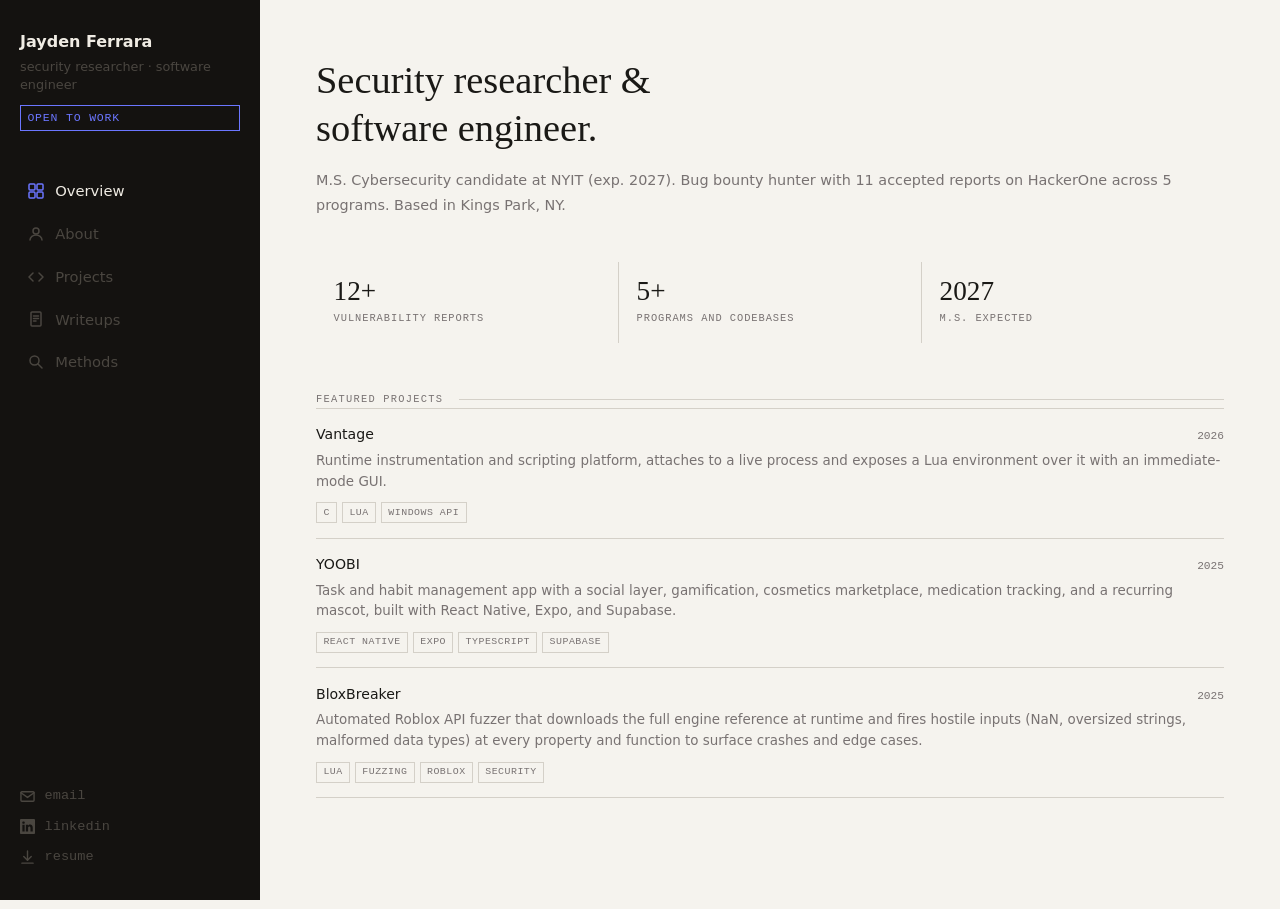
<file: index.html>
<!DOCTYPE html>
<html lang="en">
<head>
  <meta charset="UTF-8" />
  <meta name="viewport" content="width=device-width, initial-scale=1.0" />
  <title>Jayden's page</title>
  <meta name="description" content="Security researcher and software engineer. M.S. Cybersecurity candidate at NYIT, bug bounty hunter with 11 accepted reports, and builder of security tools and applications." />
  <link rel="icon" href="favicon.ico" />
  <link rel="stylesheet" href="style.css" />
</head>
<body>

  <aside class="sidebar">
    <div class="sidebar-top">
      <div class="sidebar-identity">
        <p class="sidebar-name">Jayden Ferrara</p>
        <p class="sidebar-role">security researcher · software engineer</p>
        <span class="badge-open">open to work</span>
      </div>

      <nav class="sidebar-nav">
        <a href="#" class="nav-item active" data-view="overview">
          <svg class="nav-icon" viewBox="0 0 16 16" fill="none" stroke="currentColor" stroke-width="1.5" stroke-linecap="round" stroke-linejoin="round">
            <rect x="1" y="1" width="6" height="6" rx="1"/><rect x="9" y="1" width="6" height="6" rx="1"/>
            <rect x="1" y="9" width="6" height="6" rx="1"/><rect x="9" y="9" width="6" height="6" rx="1"/>
          </svg>
          Overview
        </a>
        <a href="#" class="nav-item" data-view="about">
          <svg class="nav-icon" viewBox="0 0 16 16" fill="none" stroke="currentColor" stroke-width="1.5" stroke-linecap="round" stroke-linejoin="round">
            <circle cx="8" cy="5" r="3"/><path d="M2,14 C2,11 5,9 8,9 C11,9 14,11 14,14"/>
          </svg>
          About
        </a>
        <a href="#" class="nav-item" data-view="projects">
          <svg class="nav-icon" viewBox="0 0 16 16" fill="none" stroke="currentColor" stroke-width="1.5" stroke-linecap="round" stroke-linejoin="round">
            <polyline points="5,4 1,8 5,12"/><polyline points="11,4 15,8 11,12"/>
          </svg>
          Projects
        </a>
        <a href="#" class="nav-item" data-view="writeups">
          <svg class="nav-icon" viewBox="0 0 16 16" fill="none" stroke="currentColor" stroke-width="1.5" stroke-linecap="round" stroke-linejoin="round">
            <path d="M12,1 L4,1 C3.45,1 3,1.45 3,2 L3,14 C3,14.55 3.45,15 4,15 L12,15 C12.55,15 13,14.55 13,14 L13,2 C13,1.45 12.55,1 12,1 Z"/>
            <line x1="5.5" y1="5" x2="10.5" y2="5"/><line x1="5.5" y1="7.5" x2="10.5" y2="7.5"/><line x1="5.5" y1="10" x2="8" y2="10"/>
          </svg>
          Writeups
        </a>
        <a href="#" class="nav-item" data-view="methods">
          <svg class="nav-icon" viewBox="0 0 16 16" fill="none" stroke="currentColor" stroke-width="1.5" stroke-linecap="round" stroke-linejoin="round">
            <circle cx="6.5" cy="6.5" r="4.5"/><line x1="10" y1="10" x2="14" y2="14"/>
          </svg>
          Methods
        </a>
      </nav>
    </div>

    <div class="sidebar-contact">
      <a href="mailto:ferrarajayden@outlook.com" class="contact-link">
        <svg viewBox="0 0 16 16" fill="none" stroke="currentColor" stroke-width="1.5" stroke-linecap="round" stroke-linejoin="round">
          <rect x="1" y="3" width="14" height="10" rx="1"/><polyline points="1,4 8,9 15,4"/>
        </svg>
        email
      </a>
      <a href="https://linkedin.com/in/jayden-ferrara" target="_blank" rel="noopener" class="contact-link">
        <svg viewBox="0 0 16 16" fill="currentColor">
          <path d="M0 1.146C0 .513.526 0 1.175 0h13.65C15.474 0 16 .513 16 1.146v13.708c0 .633-.526 1.146-1.175 1.146H1.175C.526 16 0 15.487 0 14.854V1.146zm4.943 12.248V6.169H2.542v7.225h2.401zm-1.2-8.212c.837 0 1.358-.554 1.358-1.248-.015-.709-.52-1.248-1.342-1.248-.822 0-1.359.54-1.359 1.248 0 .694.521 1.248 1.327 1.248h.016zm4.908 8.212V9.359c0-.216.016-.432.08-.586.173-.431.568-.878 1.232-.878.869 0 1.216.662 1.216 1.634v3.865h2.401V9.25c0-2.22-1.184-3.252-2.764-3.252-1.274 0-1.845.7-2.165 1.193v.025h-.016a5.54 5.54 0 0 1 .016-.025V6.169h-2.4c.03.678 0 7.225 0 7.225h2.4z"/>
        </svg>
        linkedin
      </a>
      <a href="/assets/main/resume.pdf" download class="contact-link">
        <svg viewBox="0 0 16 16" fill="none" stroke="currentColor" stroke-width="1.5" stroke-linecap="round" stroke-linejoin="round">
          <line x1="8" y1="1" x2="8" y2="11"/><polyline points="4,7 8,11 12,7"/><line x1="2" y1="14" x2="14" y2="14"/>
        </svg>
        resume
      </a>
    </div>
  </aside>

  <header class="mobile-header">
    <p class="mobile-name">Jayden Ferrara</p>
    <nav class="mobile-nav">
      <a href="#" class="mobile-nav-item active" data-view="overview">Overview</a>
      <a href="#" class="mobile-nav-item" data-view="about">About</a>
      <a href="#" class="mobile-nav-item" data-view="projects">Projects</a>
      <a href="#" class="mobile-nav-item" data-view="writeups">Writeups</a>
      <a href="#" class="mobile-nav-item" data-view="methods">Methods</a>
    </nav>
  </header>

  <main class="content">

    <div id="view-overview" class="view active">
      <h1 class="page-headline">Security researcher &amp;<br>software engineer.</h1>
      <p class="page-bio">M.S. Cybersecurity candidate at NYIT (exp. 2027). Bug bounty hunter with 11 accepted reports on HackerOne across 5 programs. Based in Kings Park, NY.</p>

      <div class="stat-row">
        <div class="stat-card">
          <span class="stat-value">12+</span>
          <span class="stat-label">Vulnerability reports</span>
        </div>
        <div class="stat-card">
          <span class="stat-value">5+</span>
          <span class="stat-label">programs and codebases</span>
        </div>
        <div class="stat-card">
          <span class="stat-value">2027</span>
          <span class="stat-label">M.S. expected</span>
        </div>
      </div>

      <div class="section-label">FEATURED PROJECTS</div>
      <div class="card-list">
        <div class="project-card">
          <div class="project-header">
            <a href="projects/vantage.html" class="project-name">Vantage</a>
            <span class="project-year">2026</span>
          </div>
          <p class="project-desc">Runtime instrumentation and scripting platform, attaches to a live process and exposes a Lua environment over it with an immediate-mode GUI.</p>
          <div class="tag-list">
            <span class="tag">C</span>
            <span class="tag">lua</span>
            <span class="tag">windows api</span>
          </div>
        </div>
        <div class="project-card">
          <div class="project-header">
            <a href="projects/yoobi.html" class="project-name">YOOBI</a>
            <span class="project-year">2025</span>
          </div>
          <p class="project-desc">Task and habit management app with a social layer, gamification, cosmetics marketplace, medication tracking, and a recurring mascot, built with React Native, Expo, and Supabase.</p>
          <div class="tag-list">
            <span class="tag">react native</span>
            <span class="tag">expo</span>
            <span class="tag">typescript</span>
            <span class="tag">supabase</span>
          </div>
        </div>
        <div class="project-card">
          <div class="project-header">
            <a href="projects/bloxbreaker.html" class="project-name">BloxBreaker</a>
            <span class="project-year">2025</span>
          </div>
          <p class="project-desc">Automated Roblox API fuzzer that downloads the full engine reference at runtime and fires hostile inputs (NaN, oversized strings, malformed data types) at every property and function to surface crashes and edge cases.</p>
          <div class="tag-list">
            <span class="tag">lua</span>
            <span class="tag">fuzzing</span>
            <span class="tag">roblox</span>
            <span class="tag">security</span>
          </div>
        </div>
      </div>
    </div>

    <div id="view-methods" class="view">
      <div class="section-label">ARTICLES</div>
      <div class="card-list">
        <div class="project-card">
          <div class="project-header">
            <a href="research/fuzzing.html" class="project-name">Fuzzing as a vulnerability discovery technique</a>
            <span class="project-year">2026</span>
          </div>
          <p class="project-desc">How automated input fuzzing surfaces crashes and unexpected behavior across both open-source codebases and custom runtime environments.</p>
          <div class="tag-list">
            <span class="tag">fuzzing</span>
            <span class="tag">methodology</span>
            <span class="tag">security</span>
          </div>
        </div>
      </div>
    </div>

    <div id="view-projects" class="view">
      <div class="section-label">PROJECTS</div>
      <div class="card-list">
        <div class="project-card">
          <div class="project-header">
            <a href="projects/vantage.html" class="project-name">Vantage</a>
            <span class="project-year">2026</span>
          </div>
          <p class="project-desc">Runtime instrumentation and scripting platform, attaches to a live process, exposes a Lua scripting environment over it, and ships an immediate-mode GUI with a script editor and offset diffing view.</p>
          <div class="tag-list">
            <span class="tag">C</span>
            <span class="tag">lua</span>
            <span class="tag">windows api</span>
          </div>
        </div>
        <div class="project-card">
          <div class="project-header">
            <a href="projects/conduit.html" class="project-name">Conduit</a>
            <span class="project-year">2023</span>
          </div>
          <p class="project-desc">Minecraft Forge mod that intercepts, inspects, and replays outgoing serverbound packets via a Mixin hook into the network layer.</p>
          <div class="tag-list">
            <span class="tag">java</span>
            <span class="tag">packets</span>
            <span class="tag">forge</span>
            <span class="tag">minecraft</span>
          </div>
        </div>
        <div class="project-card">
          <div class="project-header">
            <a href="projects/bouncyballs.html" class="project-name">ball physics sim</a>
            <span class="project-year">2026</span>
          </div>
          <p class="project-desc">2D physics sandbox with impulse-based ball collisions, rigid blocks, per-frame gravity and drag, and interactive spawning, written in C++ with OpenGL and GLFW.</p>
          <div class="tag-list">
            <span class="tag">c++</span>
            <span class="tag">opengl</span>
            <span class="tag">glfw</span>
            <span class="tag">physics</span>
          </div>
        </div>
        <div class="project-card">
          <div class="project-header">
            <a href="projects/yoobi.html" class="project-name">YOOBI</a>
            <span class="project-year">2025</span>
          </div>
          <p class="project-desc">Task and habit management app with a social layer, gamification, cosmetics marketplace, medication tracking, and a recurring mascot, built with React Native, Expo, and Supabase.</p>
          <div class="tag-list">
            <span class="tag">react native</span>
            <span class="tag">expo</span>
            <span class="tag">typescript</span>
            <span class="tag">supabase</span>
          </div>
        </div>
        <div class="project-card">
          <div class="project-header">
            <a href="projects/portfolio.html" class="project-name">this site!</a>
            <span class="project-year">2026</span>
          </div>
          <p class="project-desc">Static portfolio with no frameworks or build step. Navigation is SPA-style via view toggling, and detail pages load inline by fetching and parsing the target HTML so the sidebar never leaves.</p>
          <div class="tag-list">
            <span class="tag">html</span>
            <span class="tag">css</span>
            <span class="tag">js</span>
          </div>
        </div>
        <div class="project-card">
          <div class="project-header">
            <a href="projects/bloxbreaker.html" class="project-name">BloxBreaker</a>
            <span class="project-year">2025</span>
          </div>
          <p class="project-desc">Automated Roblox API fuzzer that downloads the full engine reference at runtime and fires hostile inputs (NaN, oversized strings, malformed data types) at every property and function to surface crashes and edge cases.</p>
          <div class="tag-list">
            <span class="tag">lua</span>
            <span class="tag">fuzzing</span>
            <span class="tag">roblox</span>
            <span class="tag">security</span>
          </div>
        </div>
      </div>
    </div>

    <div id="view-writeups" class="view">
      <div class="section-label">DISCLAIMER</div>
      <p class="writeup-disclaimer">As much as I would like to document every vulnerability I have reported, many companies request that findings remain private. Any writeup published here was performed and shared with explicit permission from the affected developers.</p>
      <div class="section-label">WRITEUPS</div>
      <div class="card-list">
        <div class="project-card">
          <div class="project-header">
            <a href="writeups/aseprite-lua-spoofing.html" class="project-name">Lua identity spoofing in Aseprite</a>
            <span class="project-year">2026</span>
          </div>
          <p class="project-desc">A malicious Aseprite plugin could overwrite debug.getinfo() to spoof its source path and silently inherit another plugin's persisted file-system permissions.</p>
          <div class="tag-list">
            <span class="tag">Auth Bypass</span>
            <span class="tag">lua</span>
            <span class="tag">bug bounty</span>
          </div>
        </div>
      </div>
    </div>

    <div id="view-detail" class="view"></div>

    <div id="view-about" class="view">
      <h1 class="page-headline">About</h1>
      <p class="page-bio">I'm Jayden Ferrara, a security researcher and software engineer based in Kings Park, NY. I got my B.S. in Computer Science with a concentration in network security, and I'm currently working toward my M.S. in Cybersecurity at NYIT. I've been building things and breaking them long before I had the credentials to back it up.</p>
      <p class="page-bio">On the security side, I hunt bugs on HackerOne with 11 accepted reports, completed a security research internship at ZeroPath, and published a finding on Aseprite's Lua plugin system that earned a $1,000 bounty. On the engineering side, I build whatever I find interesting: a Windows memory editor with an embedded Lua scripting engine, a packet inspection framework for Minecraft, a cross-platform task management app, and a Roblox API fuzzer.</p>
      <p class="page-bio">I also teach coding at theCoderSchool. Explaining hard things simply has a way of sharpening your own understanding, and I've found that it carries over into everything else. I'm currently looking for entry-level roles in cybersecurity or software engineering.</p>

      <div class="section-label">EDUCATION</div>
      <div class="card-list">
        <div class="project-card">
          <div class="project-header">
            <span class="project-name no-link">NYIT · M.S. Cybersecurity</span>
            <span class="project-year">2026–2027</span>
          </div>
          <p class="project-desc">Graduate program focused on network security, penetration testing, and secure software development.</p>
        </div>
        <div class="project-card">
          <div class="project-header">
            <span class="project-name no-link">NYIT · B.S. Computer Science</span>
            <span class="project-year">2023–2026</span>
          </div>
          <p class="project-desc">Network security concentration. GPA 3.9, Summa Cum Laude.</p>
        </div>
      </div>

      <div class="section-label">EXPERIENCE</div>
      <div class="card-list">
        <div class="project-card">
          <div class="project-header">
            <span class="project-name no-link">ZeroPath · Security Research Intern</span>
            <span class="project-year">Nov 2025–Feb 2026</span>
          </div>
          <p class="project-desc">Performed deep static code analysis on production-grade distributed systems written in Go, Rust, C/C++, and TypeScript, surfacing high-impact SSRF, DoS, and memory safety vulnerabilities. Developed end-to-end remote PoCs in Linux environments using Docker and Kubernetes to demonstrate real-world exploitability. Authored detailed vulnerability writeups translating technical findings into actionable remediation guidance for engineering and security stakeholders.</p>
        </div>
        <div class="project-card">
          <div class="project-header">
            <span class="project-name no-link">theCoderSchool · Code Coach</span>
            <span class="project-year">2024–present</span>
          </div>
          <p class="project-desc">Teaching children ages 6–17 programming fundamentals across multiple languages, adapting lessons to each student's skill level and learning pace.</p>
        </div>
        <div class="project-card">
          <div class="project-header">
            <span class="project-name no-link">HackerOne · Independent Security Researcher</span>
            <span class="project-year">2021–present</span>
          </div>
          <p class="project-desc">Submitted 11 valid vulnerability reports across 5 programs with confirmed triage and bounty compensation. Findings span web application vulnerabilities including XSS, IDOR, SSRF, and authentication bypass.</p>
        </div>
      </div>
    </div>

  </main>

  <script src="main.js"></script>
  <script data-goatcounter="https://jman11.goatcounter.com/count" async src="//gc.zgo.at/count.js"></script>
</body>
</html>
</file>
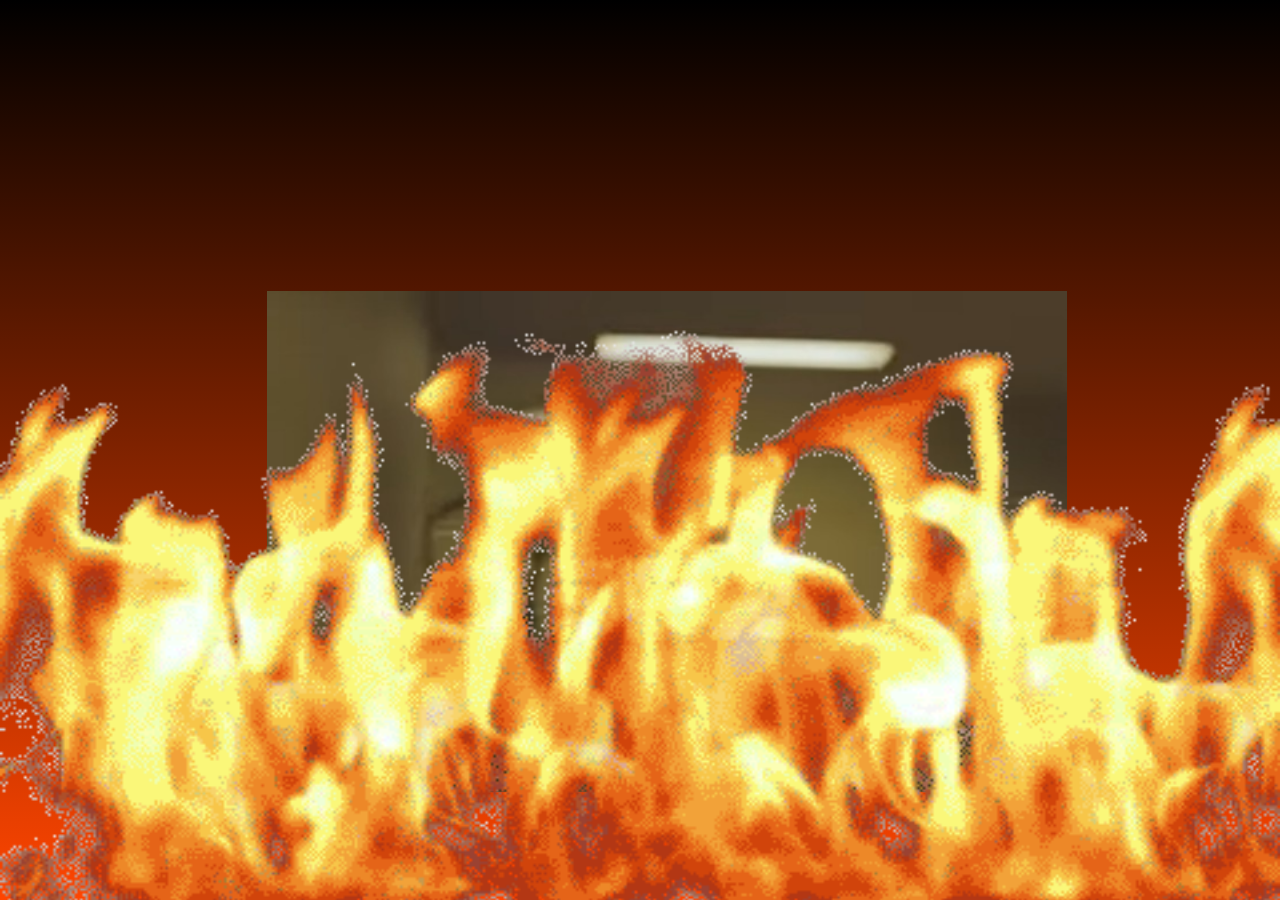
<file: calloway.html>
<!DOCTYPE html>
<html lang="en">
<head>
  <meta charset="UTF-8" />
  <meta name="viewport" content="width=device-width, initial-scale=1.0" />
  <title>Calloyway's Revenge</title>
  <link rel="preconnect" href="https://fonts.googleapis.com" />
  <link rel="preconnect" href="https://fonts.gstatic.com" crossorigin />
  <link href="https://fonts.googleapis.com/css2?family=Inter:wght@400;600;700&display=swap" rel="stylesheet" />
  <link rel="stylesheet" href="style.css" />
  <style>
    body { margin: 0; overflow: hidden; background: linear-gradient(to bottom, #000 0%, #ff4500 100%); min-height: 100vh; }
    #dvd-img { position: fixed; width: 800px; }
    #fire { position: fixed; bottom: -60px; left: 0; width: 100%; display: block; }
  </style>
</head>
<body>
  <img id="dvd-img">
  <img id="fire" src="assets/calloway/fire.gif">
  <audio id="music" preload="auto" loop></audio>
  <script>
    const images = ['assets/calloway/temp.jpg', 'assets/calloway/BEARidle.webp'];
    const tracks = ['assets/calloway/scary.mp3', 'assets/calloway/scary2.mp3'];

    const img = document.getElementById('dvd-img');
    const music = document.getElementById('music');

    img.src = images[Math.floor(Math.random() * images.length)];
    img.style.width = img.src.includes('BEARidle') ? '400px' : '800px';
    const src = document.createElement('source');
    src.src = tracks[Math.floor(Math.random() * tracks.length)];
    src.type = 'audio/mp3';
    music.appendChild(src);
    const startMusic = () => {
      music.play();
       document.removeEventListener('pointerdown', startMusic);
      document.removeEventListener('keydown', startMusic);
      document.removeEventListener('touchstart', startMusic);
    };
    document.addEventListener('pointerdown', startMusic);
    document.addEventListener('keydown', startMusic);
    document.addEventListener('touchstart', startMusic);

    let x = Math.random() * (window.innerWidth - img.offsetWidth);
    let y = Math.random() * (window.innerHeight - img.offsetHeight);
    let dx = 1, dy = 1;

    function bounce() {
      const w = window.innerWidth;
      const h = window.innerHeight;
      const iw = img.offsetWidth;
      const ih = img.offsetHeight;

      x += dx;
      y += dy;

      if (x + iw >= w) { x = w - iw; dx = -Math.abs(dx); }
      if (x <= 0)       { x = 0;      dx =  Math.abs(dx); }
      if (y + ih >= h)  { y = h - ih; dy = -Math.abs(dy); }
      if (y <= 0)       { y = 0;      dy =  Math.abs(dy); }

      img.style.left = x + 'px';
      img.style.top  = y + 'px';
      requestAnimationFrame(bounce);
    }

    img.onload = bounce;
    if (img.complete) bounce();
  </script>
  <script data-goatcounter="https://jman11.goatcounter.com/count" async src="//gc.zgo.at/count.js"></script>
</body>
</html>
</file>
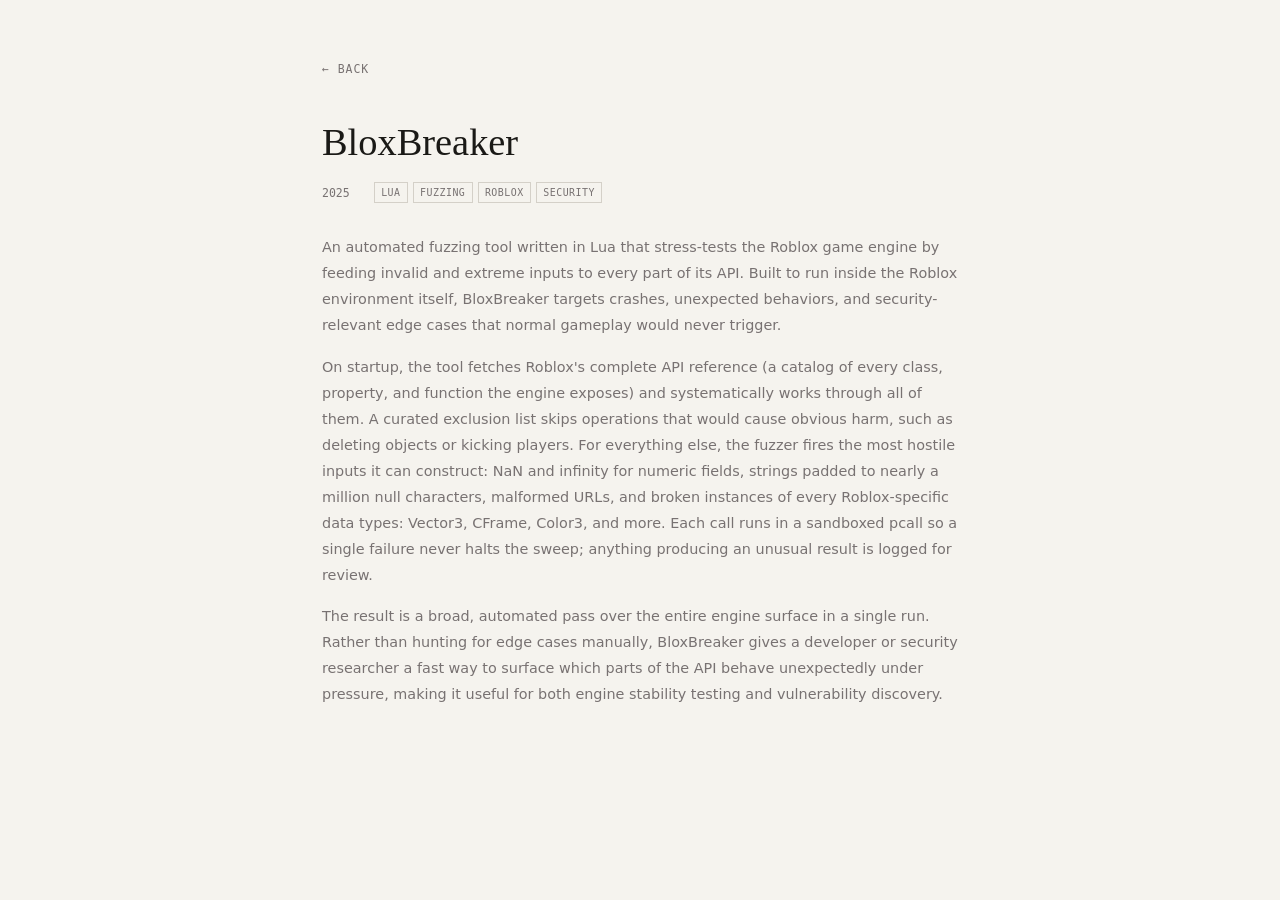
<file: projects/bloxbreaker.html>
<!DOCTYPE html>
<html lang="en">
<head>
  <meta charset="UTF-8" />
  <meta name="viewport" content="width=device-width, initial-scale=1.0" />
  <title>BloxBreaker | Jayden Ferrara</title>
  <link rel="stylesheet" href="../style.css" />
  <style>
    body { max-width: 700px; margin: 0 auto; padding: 3.5rem 2rem; }
  </style>
</head>
<body>
  <a href="../" class="detail-back">← back</a>

  <h1 class="page-headline">BloxBreaker</h1>

  <div class="detail-meta">
    <span>2025</span>
    <div class="tag-list">
      <span class="tag">lua</span>
      <span class="tag">fuzzing</span>
      <span class="tag">roblox</span>
      <span class="tag">security</span>
    </div>
  </div>

  <div class="detail-body">
    <p>An automated fuzzing tool written in Lua that stress-tests the Roblox game engine by feeding invalid and extreme inputs to every part of its API. Built to run inside the Roblox environment itself, BloxBreaker targets crashes, unexpected behaviors, and security-relevant edge cases that normal gameplay would never trigger.</p>

    <p>On startup, the tool fetches Roblox's complete API reference (a catalog of every class, property, and function the engine exposes) and systematically works through all of them. A curated exclusion list skips operations that would cause obvious harm, such as deleting objects or kicking players. For everything else, the fuzzer fires the most hostile inputs it can construct: NaN and infinity for numeric fields, strings padded to nearly a million null characters, malformed URLs, and broken instances of every Roblox-specific data types: Vector3, CFrame, Color3, and more. Each call runs in a sandboxed pcall so a single failure never halts the sweep; anything producing an unusual result is logged for review.</p>

    <p>The result is a broad, automated pass over the entire engine surface in a single run. Rather than hunting for edge cases manually, BloxBreaker gives a developer or security researcher a fast way to surface which parts of the API behave unexpectedly under pressure, making it useful for both engine stability testing and vulnerability discovery.</p>
  </div>
  <script data-goatcounter="https://jman11.goatcounter.com/count" async src="//gc.zgo.at/count.js"></script>
</body>
</html>
</file>
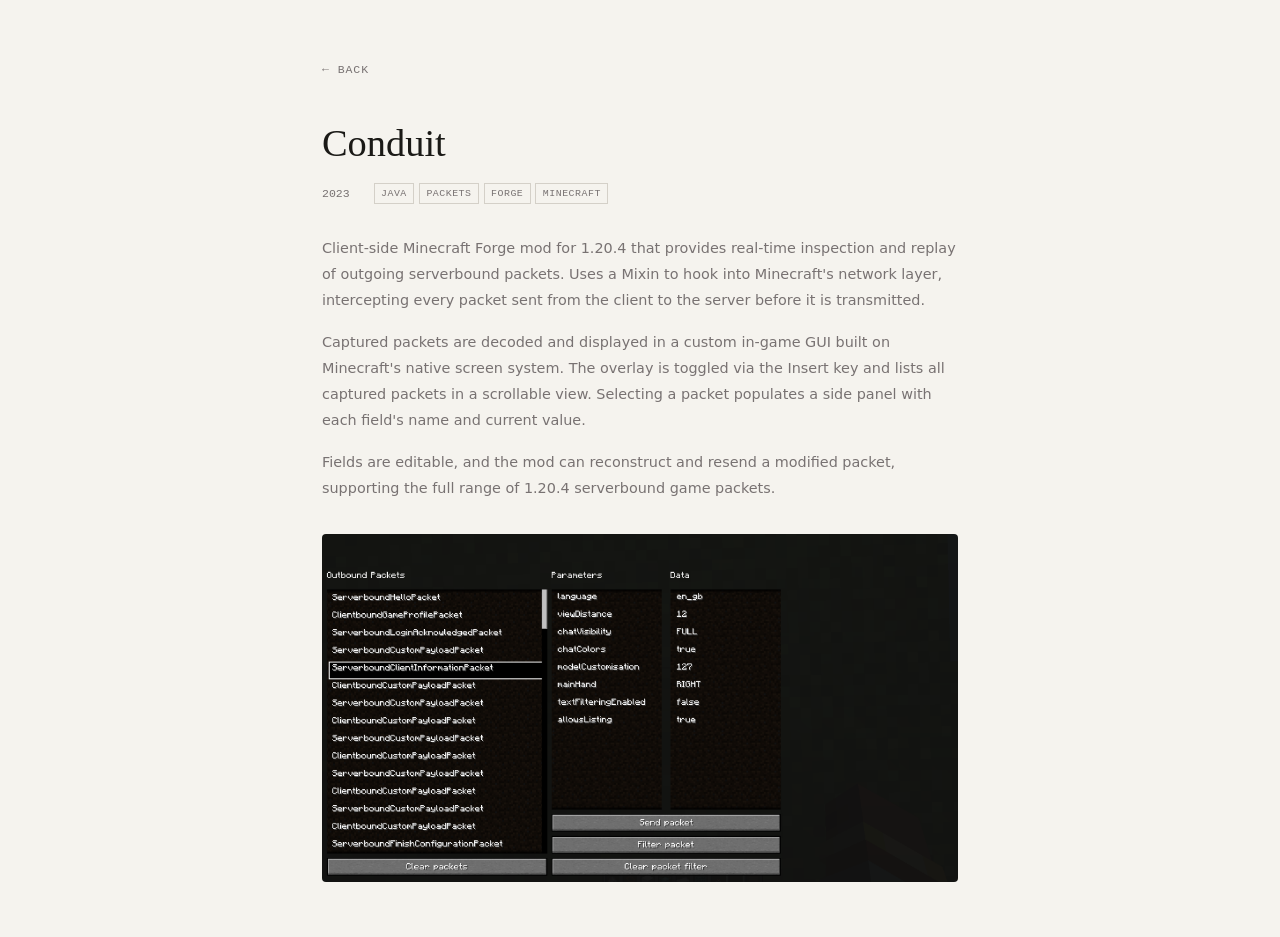
<file: projects/conduit.html>
<!DOCTYPE html>
<html lang="en">
<head>
  <meta charset="UTF-8" />
  <meta name="viewport" content="width=device-width, initial-scale=1.0" />
  <title>Conduit | Jayden Ferrara</title>
  <link rel="stylesheet" href="../style.css" />
  <style>
    body { max-width: 700px; margin: 0 auto; padding: 3.5rem 2rem; }
  </style>
</head>
<body>
  <a href="../" class="detail-back">← back</a>

  <h1 class="page-headline">Conduit</h1>

  <div class="detail-meta">
    <span>2023</span>
    <div class="tag-list">
      <span class="tag">java</span>
      <span class="tag">packets</span>
      <span class="tag">forge</span>
      <span class="tag">minecraft</span>
    </div>
  </div>

  <div class="detail-body">
    <p>Client-side Minecraft Forge mod for 1.20.4 that provides real-time inspection and replay of outgoing serverbound packets. Uses a Mixin to hook into Minecraft's network layer, intercepting every packet sent from the client to the server before it is transmitted.</p>

    <p>Captured packets are decoded and displayed in a custom in-game GUI built on Minecraft's native screen system. The overlay is toggled via the Insert key and lists all captured packets in a scrollable view. Selecting a packet populates a side panel with each field's name and current value.</p>

    <p>Fields are editable, and the mod can reconstruct and resend a modified packet, supporting the full range of 1.20.4 serverbound game packets.</p>
  </div>

  <img class="project-screenshot" src="/assets/main/projects/conduit.png" alt="Conduit in-game overlay" />
  <script data-goatcounter="https://jman11.goatcounter.com/count" async src="//gc.zgo.at/count.js"></script>
</body>
</html>
</file>
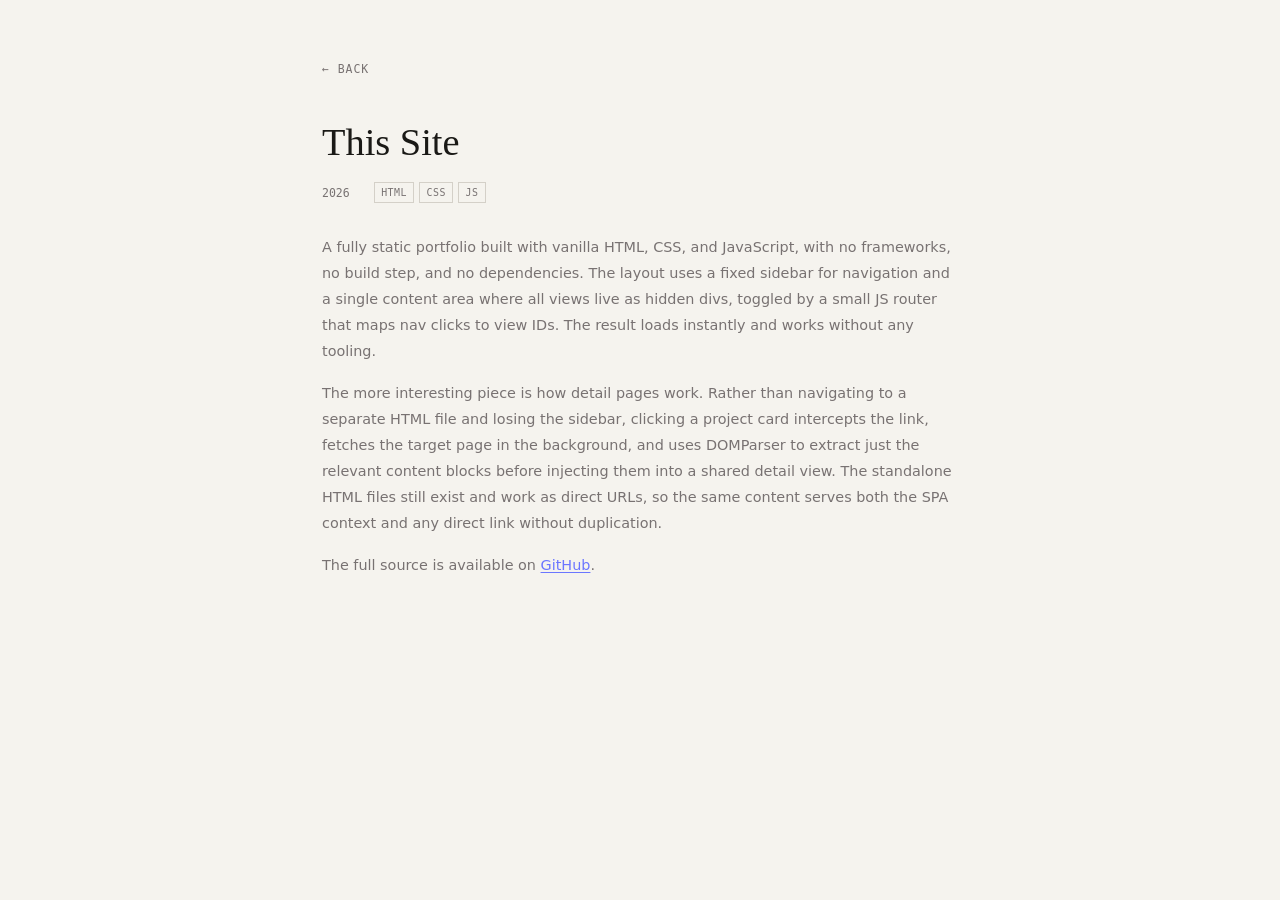
<file: projects/portfolio.html>
<!DOCTYPE html>
<html lang="en">
<head>
  <meta charset="UTF-8" />
  <meta name="viewport" content="width=device-width, initial-scale=1.0" />
  <title>Portfolio | Jayden Ferrara</title>
  <link rel="stylesheet" href="../style.css" />
  <style>
    body { max-width: 700px; margin: 0 auto; padding: 3.5rem 2rem; }
  </style>
</head>
<body>
  <a href="../" class="detail-back">← back</a>

  <h1 class="page-headline">This Site</h1>

  <div class="detail-meta">
    <span>2026</span>
    <div class="tag-list">
      <span class="tag">html</span>
      <span class="tag">css</span>
      <span class="tag">js</span>
    </div>
  </div>

  <div class="detail-body">
    <p>A fully static portfolio built with vanilla HTML, CSS, and JavaScript, with no frameworks, no build step, and no dependencies. The layout uses a fixed sidebar for navigation and a single content area where all views live as hidden divs, toggled by a small JS router that maps nav clicks to view IDs. The result loads instantly and works without any tooling.</p>

    <p>The more interesting piece is how detail pages work. Rather than navigating to a separate HTML file and losing the sidebar, clicking a project card intercepts the link, fetches the target page in the background, and uses DOMParser to extract just the relevant content blocks before injecting them into a shared detail view. The standalone HTML files still exist and work as direct URLs, so the same content serves both the SPA context and any direct link without duplication.</p>

    <p>The full source is available on <a href="https://github.com/jman1-1/website" target="_blank" rel="noopener">GitHub</a>.</p>
  </div>
  <script data-goatcounter="https://jman11.goatcounter.com/count" async src="//gc.zgo.at/count.js"></script>
</body>
</html>
</file>
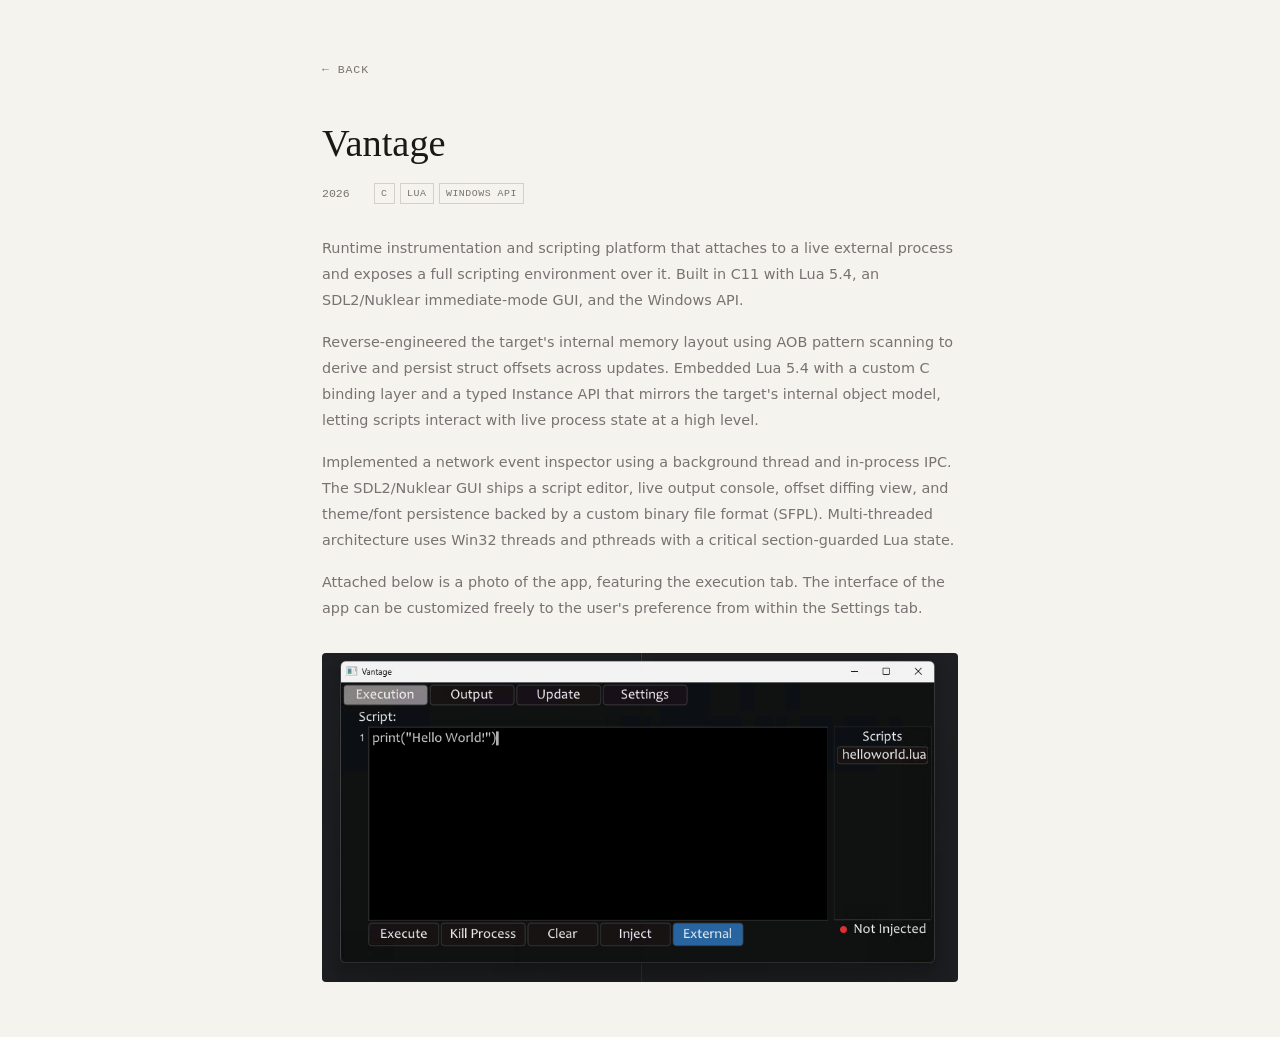
<file: projects/vantage.html>
<!DOCTYPE html>
<html lang="en">
<head>
  <meta charset="UTF-8" />
  <meta name="viewport" content="width=device-width, initial-scale=1.0" />
  <title>Vantage | Jayden Ferrara</title>
  <link rel="stylesheet" href="../style.css" />
  <style>
    body { max-width: 700px; margin: 0 auto; padding: 3.5rem 2rem; }
  </style>
</head>
<body>
  <a href="../" class="detail-back">← back</a>

  <h1 class="page-headline">Vantage</h1>

  <div class="detail-meta">
    <span>2026</span>
    <div class="tag-list">
      <span class="tag">C</span>
      <span class="tag">lua</span>
      <span class="tag">windows api</span>
    </div>
  </div>

  <div class="detail-body">
    <p>Runtime instrumentation and scripting platform that attaches to a live external process and exposes a full scripting environment over it. Built in C11 with Lua 5.4, an SDL2/Nuklear immediate-mode GUI, and the Windows API.</p>

    <p>Reverse-engineered the target's internal memory layout using AOB pattern scanning to derive and persist struct offsets across updates. Embedded Lua 5.4 with a custom C binding layer and a typed Instance API that mirrors the target's internal object model, letting scripts interact with live process state at a high level.</p>

    <p>Implemented a network event inspector using a background thread and in-process IPC. The SDL2/Nuklear GUI ships a script editor, live output console, offset diffing view, and theme/font persistence backed by a custom binary file format (SFPL). Multi-threaded architecture uses Win32 threads and pthreads with a critical section-guarded Lua state.</p>

    <p>Attached below is a photo of the app, featuring the execution tab. The interface of the app can be customized freely to the user's preference from within the Settings tab.</p>
  </div>

  <img class="project-screenshot" src="/assets/main/projects/vantage.png" alt="Vantage UI" />
  <script data-goatcounter="https://jman11.goatcounter.com/count" async src="//gc.zgo.at/count.js"></script>
</body>
</html>
</file>
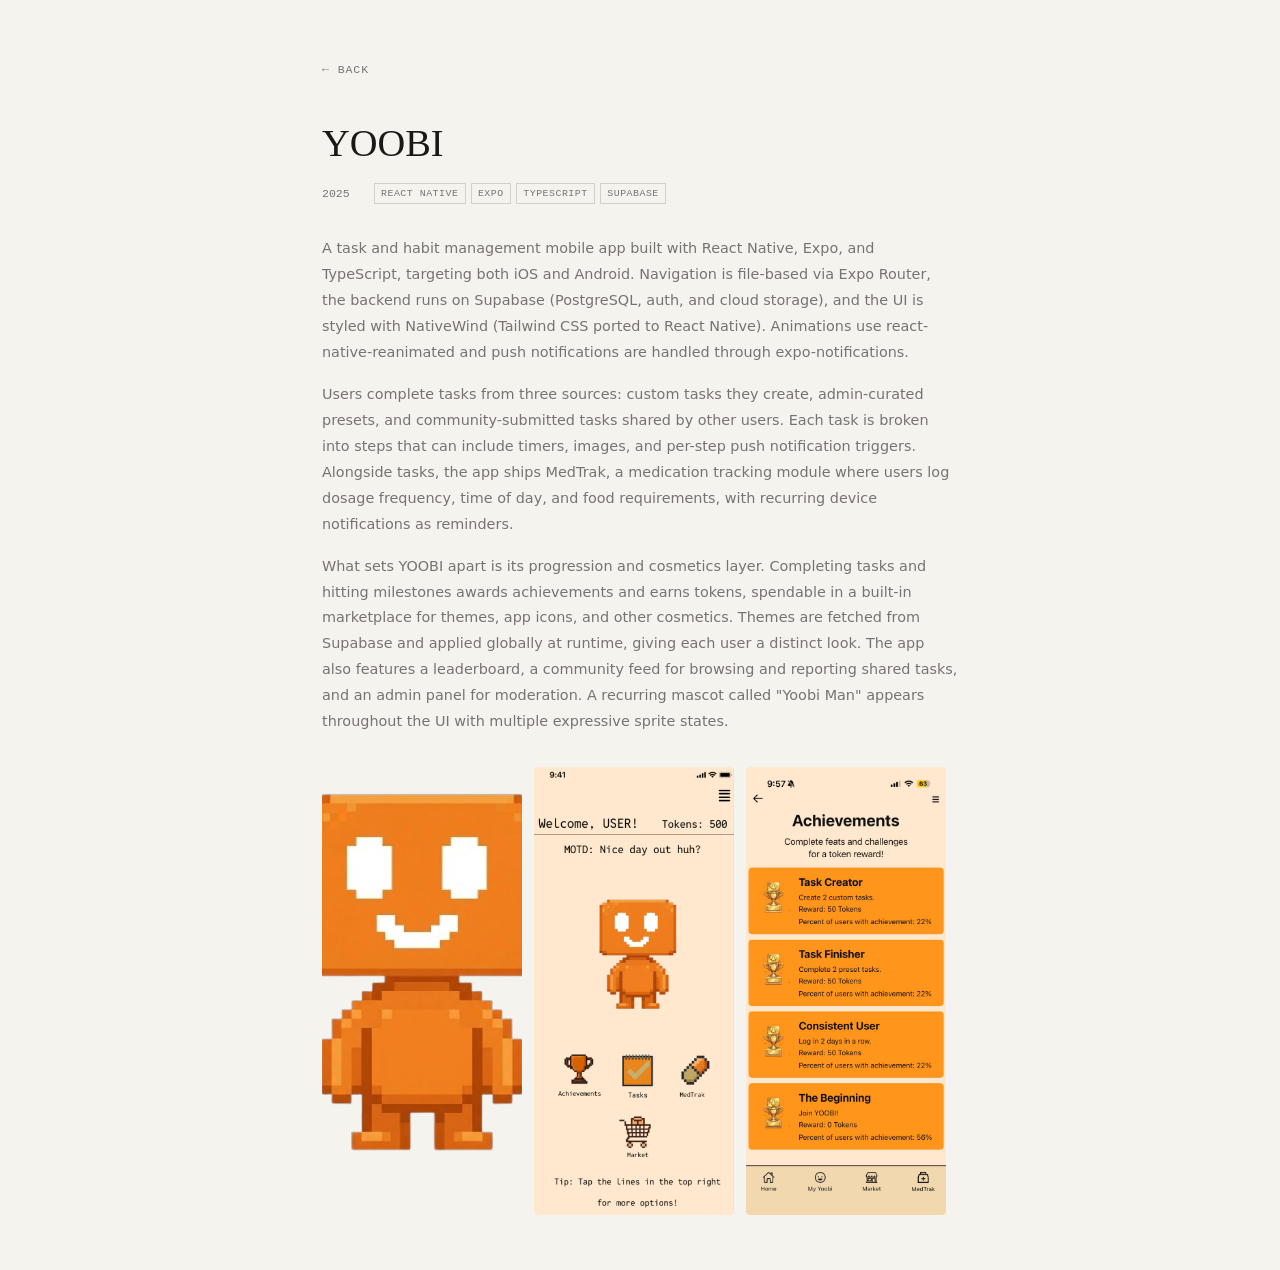
<file: projects/yoobi.html>
<!DOCTYPE html>
<html lang="en">
<head>
  <meta charset="UTF-8" />
  <meta name="viewport" content="width=device-width, initial-scale=1.0" />
  <title>YOOBI | Jayden Ferrara</title>
  <link rel="stylesheet" href="../style.css" />
  <style>
    body { max-width: 700px; margin: 0 auto; padding: 3.5rem 2rem; }
  </style>
</head>
<body>
  <a href="../" class="detail-back">← back</a>

  <h1 class="page-headline">YOOBI</h1>

  <div class="detail-meta">
    <span>2025</span>
    <div class="tag-list">
      <span class="tag">react native</span>
      <span class="tag">expo</span>
      <span class="tag">typescript</span>
      <span class="tag">supabase</span>
    </div>
  </div>

  <div class="detail-body">
    <p>A task and habit management mobile app built with React Native, Expo, and TypeScript, targeting both iOS and Android. Navigation is file-based via Expo Router, the backend runs on Supabase (PostgreSQL, auth, and cloud storage), and the UI is styled with NativeWind (Tailwind CSS ported to React Native). Animations use react-native-reanimated and push notifications are handled through expo-notifications.</p>

    <p>Users complete tasks from three sources: custom tasks they create, admin-curated presets, and community-submitted tasks shared by other users. Each task is broken into steps that can include timers, images, and per-step push notification triggers. Alongside tasks, the app ships MedTrak, a medication tracking module where users log dosage frequency, time of day, and food requirements, with recurring device notifications as reminders.</p>

    <p>What sets YOOBI apart is its progression and cosmetics layer. Completing tasks and hitting milestones awards achievements and earns tokens, spendable in a built-in marketplace for themes, app icons, and other cosmetics. Themes are fetched from Supabase and applied globally at runtime, giving each user a distinct look. The app also features a leaderboard, a community feed for browsing and reporting shared tasks, and an admin panel for moderation. A recurring mascot called "Yoobi Man" appears throughout the UI with multiple expressive sprite states.</p>
  </div>

  <div class="screenshot-row">
    <img src="/assets/main/projects/yoobi1.png" alt="YOOBI screenshot 1" />
    <img src="/assets/main/projects/yoobi2.png" alt="YOOBI screenshot 2" />
    <img src="/assets/main/projects/yoobi3.png" alt="YOOBI screenshot 3" />
  </div>
  <script data-goatcounter="https://jman11.goatcounter.com/count" async src="//gc.zgo.at/count.js"></script>
</body>
</html>
</file>
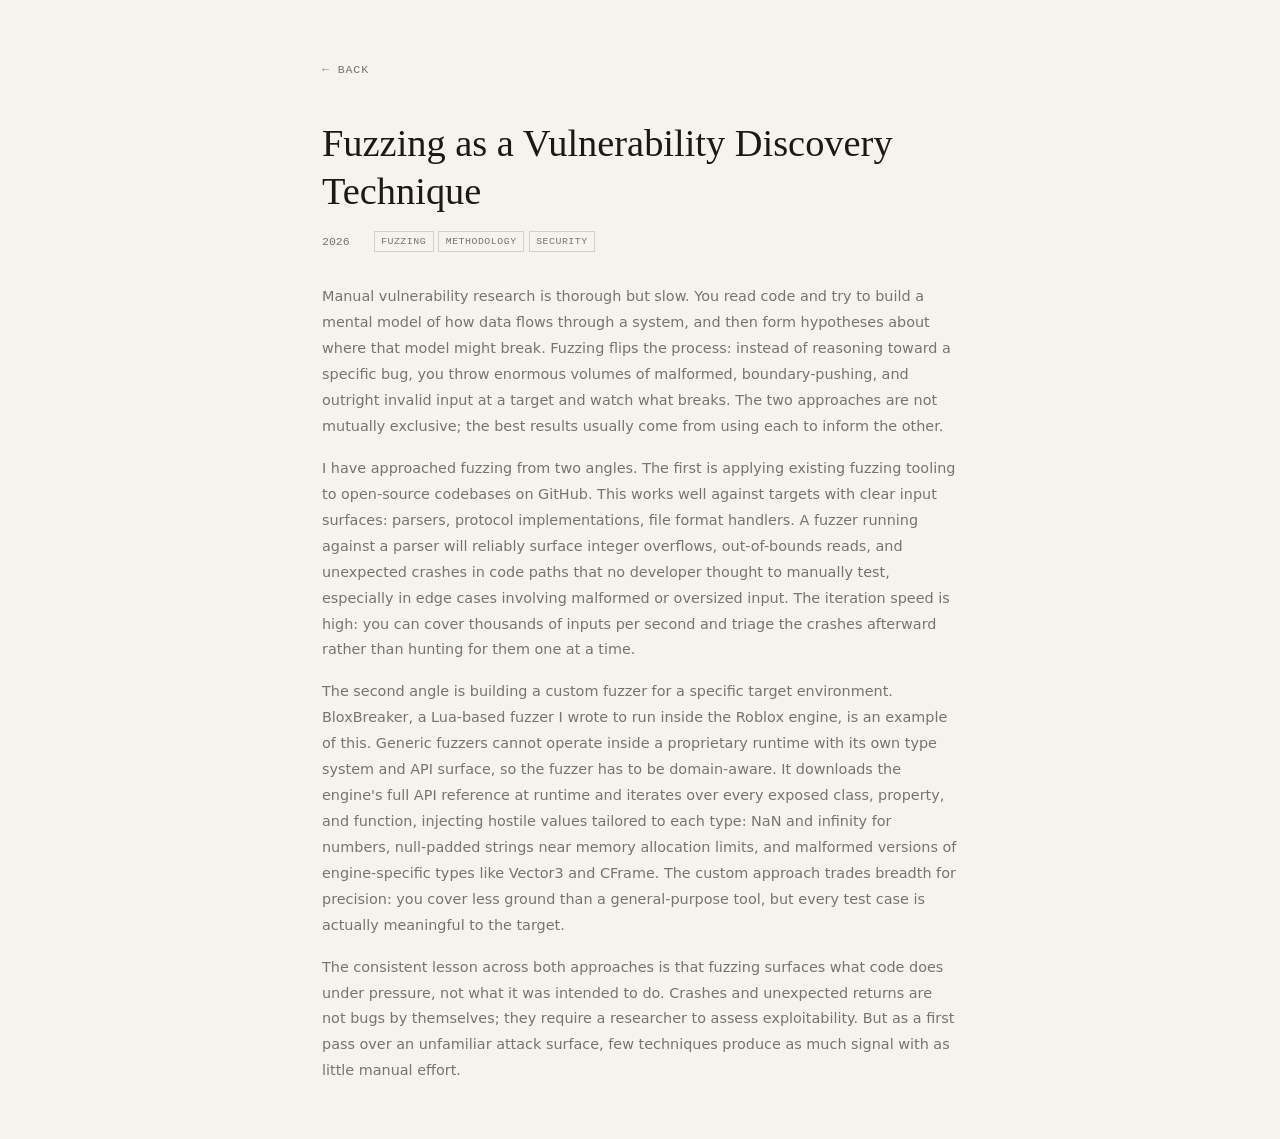
<file: research/fuzzing.html>
<!DOCTYPE html>
<html lang="en">
<head>
  <meta charset="UTF-8" />
  <meta name="viewport" content="width=device-width, initial-scale=1.0" />
  <title>Fuzzing as a Vulnerability Discovery Technique | Jayden Ferrara</title>
  <link rel="stylesheet" href="../style.css" />
  <style>
    body { max-width: 700px; margin: 0 auto; padding: 3.5rem 2rem; }
  </style>
</head>
<body>
  <a href="../" class="detail-back">← back</a>

  <h1 class="page-headline">Fuzzing as a Vulnerability Discovery Technique</h1>

  <div class="detail-meta">
    <span>2026</span>
    <div class="tag-list">
      <span class="tag">fuzzing</span>
      <span class="tag">methodology</span>
      <span class="tag">security</span>
    </div>
  </div>

  <div class="detail-body">
    <p>Manual vulnerability research is thorough but slow. You read code and try to build a mental model of how data flows through a system, and then form hypotheses about where that model might break. Fuzzing flips the process: instead of reasoning toward a specific bug, you throw enormous volumes of malformed, boundary-pushing, and outright invalid input at a target and watch what breaks. The two approaches are not mutually exclusive; the best results usually come from using each to inform the other.</p>

    <p>I have approached fuzzing from two angles. The first is applying existing fuzzing tooling to open-source codebases on GitHub. This works well against targets with clear input surfaces: parsers, protocol implementations, file format handlers. A fuzzer running against a parser will reliably surface integer overflows, out-of-bounds reads, and unexpected crashes in code paths that no developer thought to manually test, especially in edge cases involving malformed or oversized input. The iteration speed is high: you can cover thousands of inputs per second and triage the crashes afterward rather than hunting for them one at a time.</p>

    <p>The second angle is building a custom fuzzer for a specific target environment. BloxBreaker, a Lua-based fuzzer I wrote to run inside the Roblox engine, is an example of this. Generic fuzzers cannot operate inside a proprietary runtime with its own type system and API surface, so the fuzzer has to be domain-aware. It downloads the engine's full API reference at runtime and iterates over every exposed class, property, and function, injecting hostile values tailored to each type: NaN and infinity for numbers, null-padded strings near memory allocation limits, and malformed versions of engine-specific types like Vector3 and CFrame. The custom approach trades breadth for precision: you cover less ground than a general-purpose tool, but every test case is actually meaningful to the target.</p>

    <p>The consistent lesson across both approaches is that fuzzing surfaces what code does under pressure, not what it was intended to do. Crashes and unexpected returns are not bugs by themselves; they require a researcher to assess exploitability. But as a first pass over an unfamiliar attack surface, few techniques produce as much signal with as little manual effort.</p>
  </div>
  <script data-goatcounter="https://jman11.goatcounter.com/count" async src="//gc.zgo.at/count.js"></script>
</body>
</html>
</file>
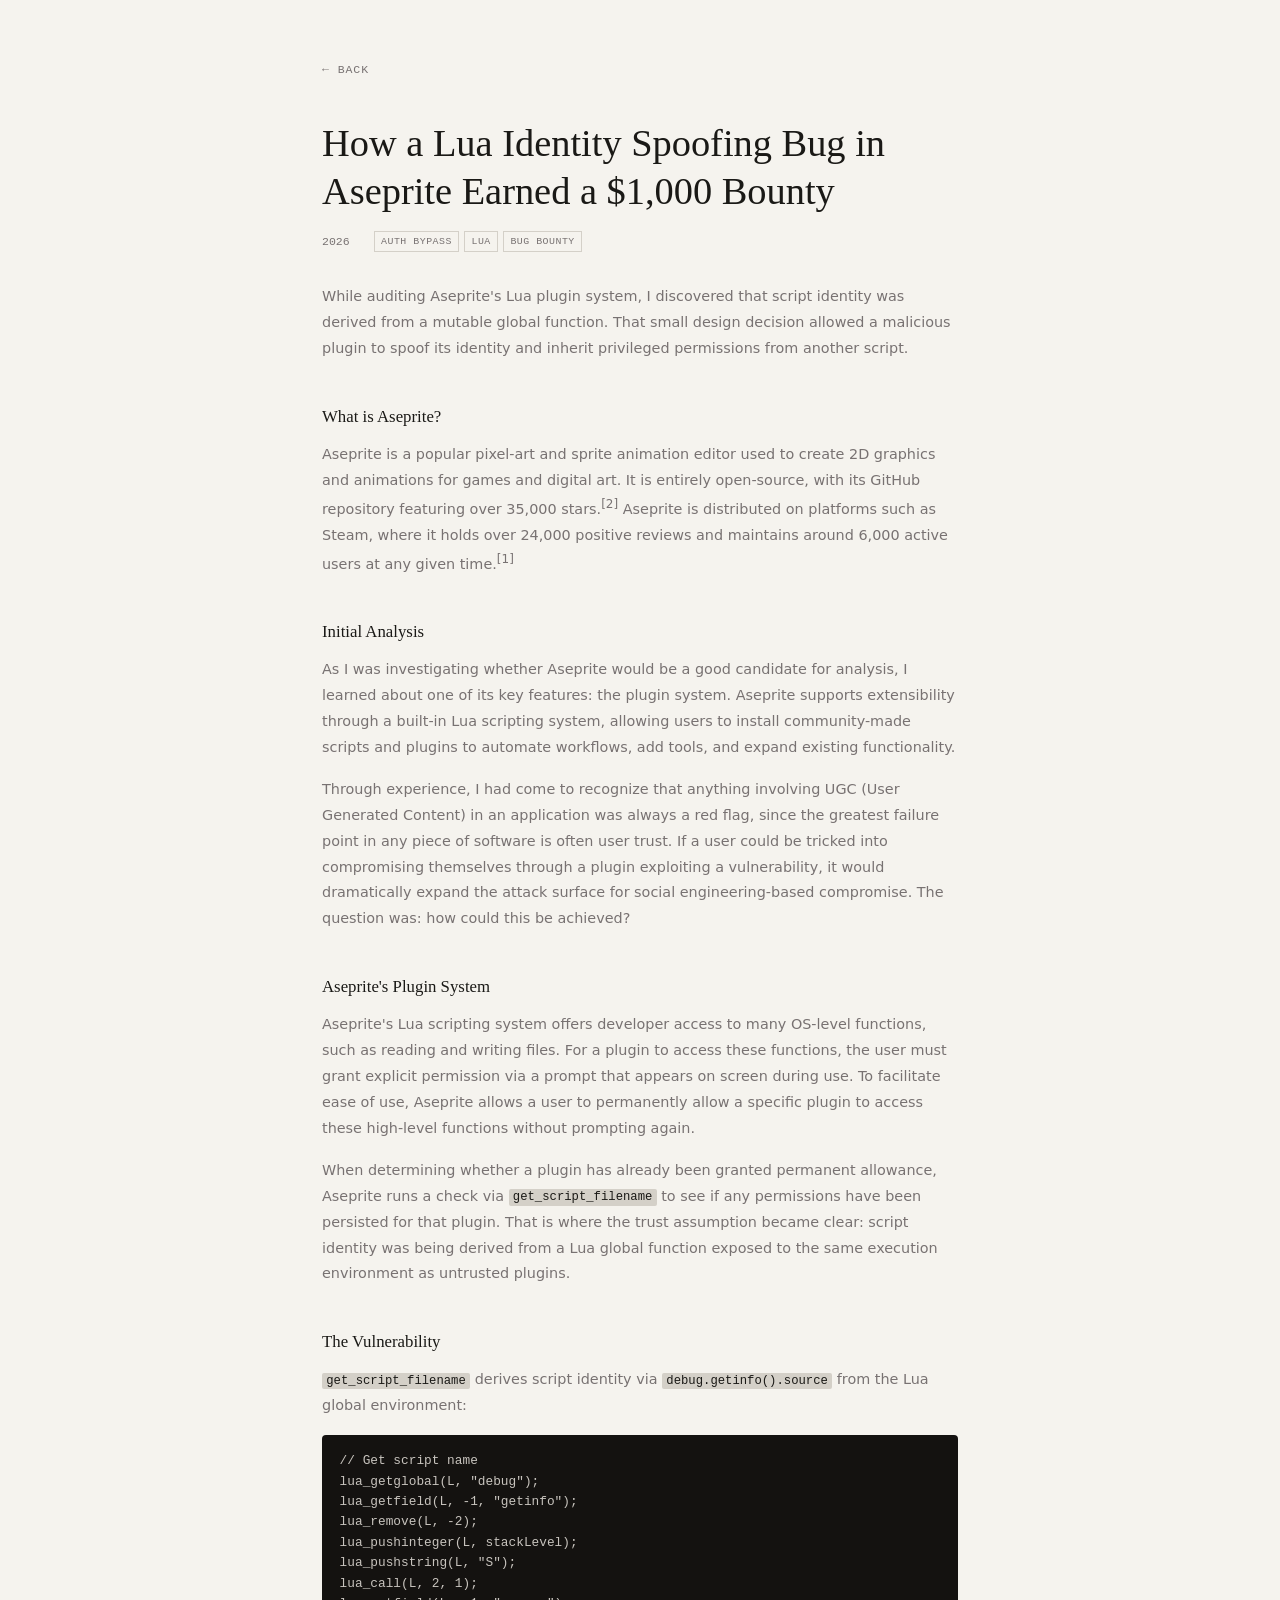
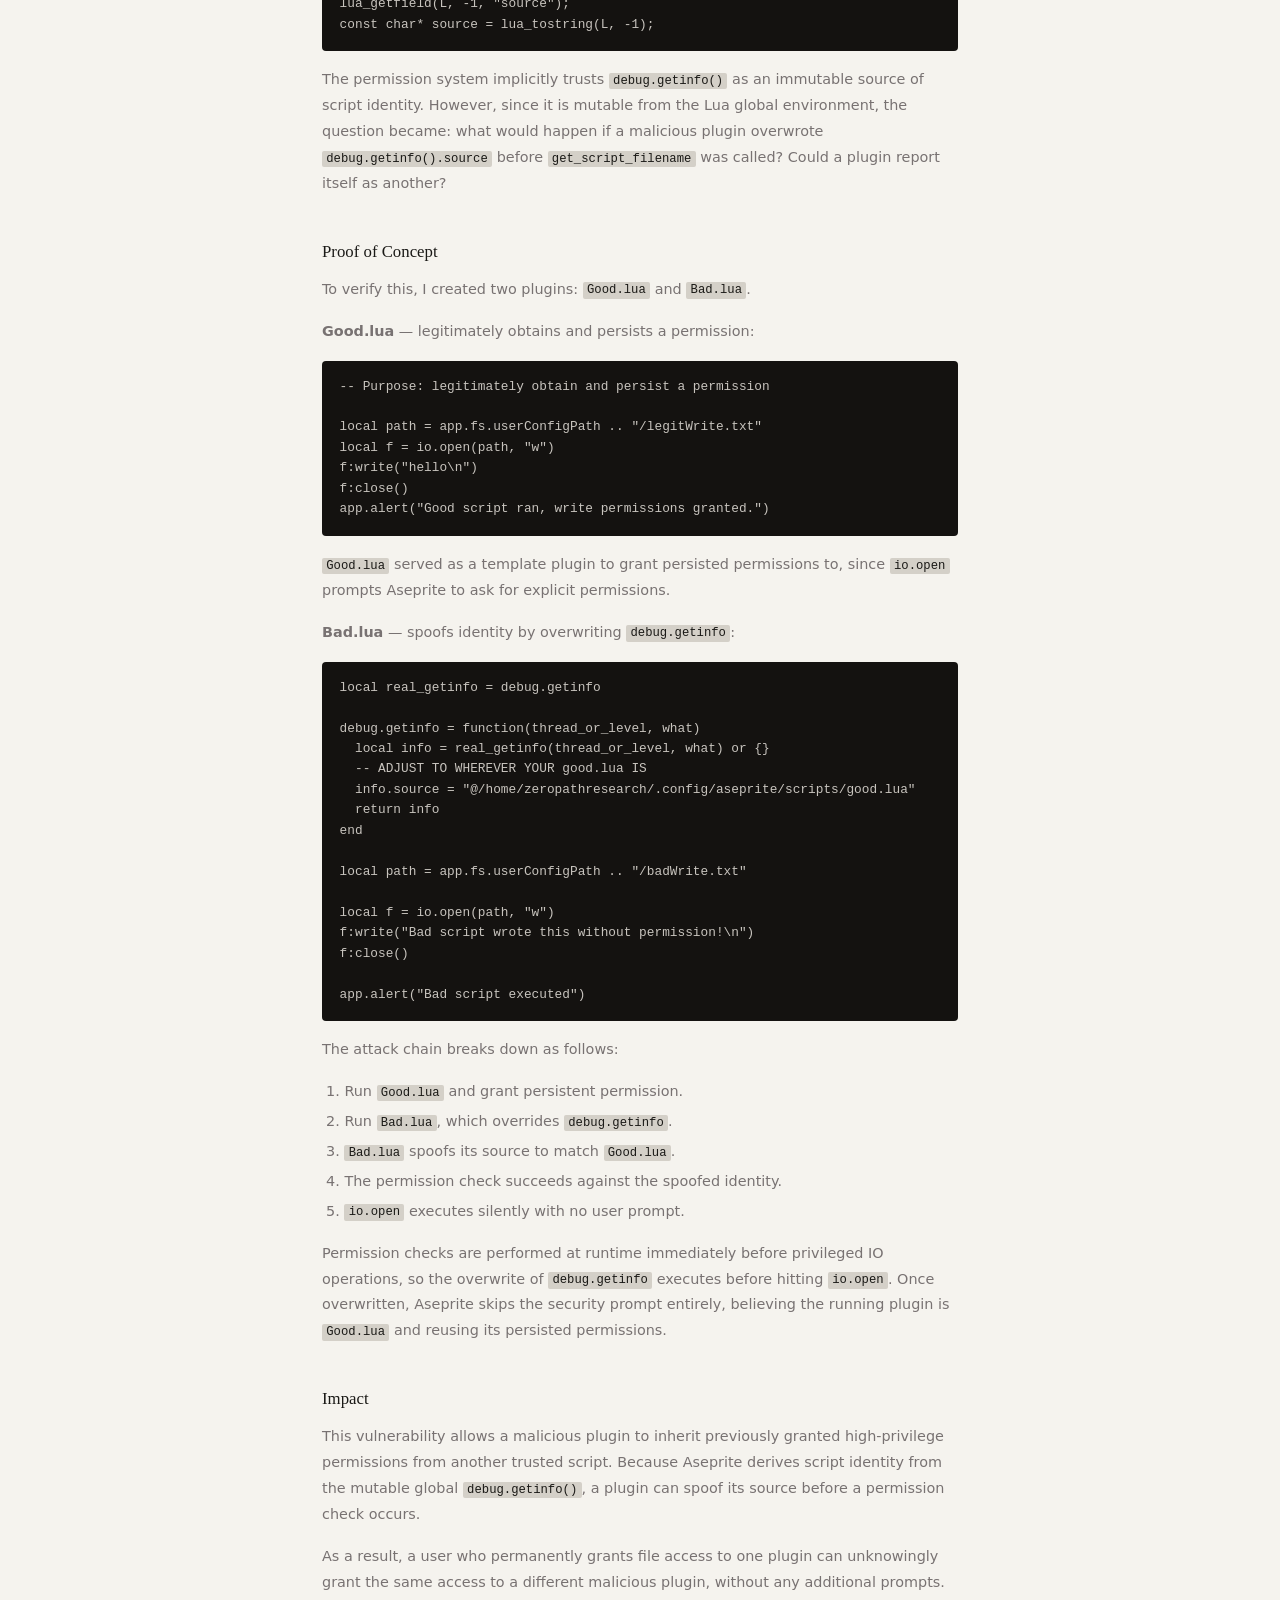
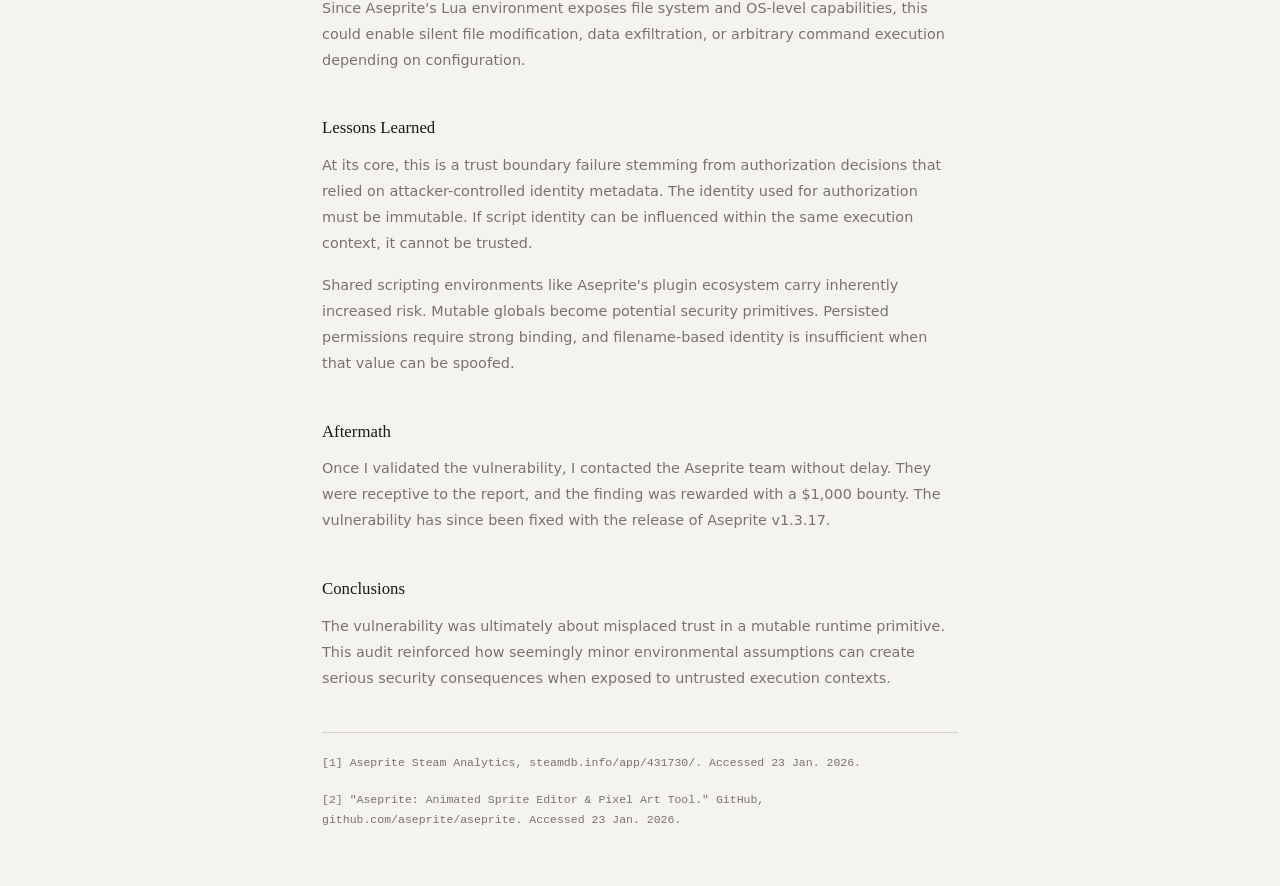
<file: writeups/aseprite-lua-spoofing.html>
<!DOCTYPE html>
<html lang="en">
<head>
  <meta charset="UTF-8" />
  <meta name="viewport" content="width=device-width, initial-scale=1.0" />
  <title>Aseprite Lua Identity Spoofing | Jayden Ferrara</title>
  <link rel="stylesheet" href="../style.css" />
  <style>
    body { max-width: 700px; margin: 0 auto; padding: 3.5rem 2rem; }
  </style>
</head>
<body>
  <a href="../" class="detail-back">← back</a>

  <h1 class="page-headline">How a Lua Identity Spoofing Bug in Aseprite Earned a $1,000 Bounty</h1>

  <div class="detail-meta">
    <span>2026</span>
    <div class="tag-list">
      <span class="tag">Auth Bypass</span>
      <span class="tag">lua</span>
      <span class="tag">bug bounty</span>
    </div>
  </div>

  <div class="detail-body">
    <p>While auditing Aseprite's Lua plugin system, I discovered that script identity was derived from a mutable global function. That small design decision allowed a malicious plugin to spoof its identity and inherit privileged permissions from another script.</p>

    <h2>What is Aseprite?</h2>
    <p>Aseprite is a popular pixel-art and sprite animation editor used to create 2D graphics and animations for games and digital art. It is entirely open-source, with its GitHub repository featuring over 35,000 stars.<sup>[2]</sup> Aseprite is distributed on platforms such as Steam, where it holds over 24,000 positive reviews and maintains around 6,000 active users at any given time.<sup>[1]</sup></p>

    <h2>Initial Analysis</h2>
    <p>As I was investigating whether Aseprite would be a good candidate for analysis, I learned about one of its key features: the plugin system. Aseprite supports extensibility through a built-in Lua scripting system, allowing users to install community-made scripts and plugins to automate workflows, add tools, and expand existing functionality.</p>
    <p>Through experience, I had come to recognize that anything involving UGC (User Generated Content) in an application was always a red flag, since the greatest failure point in any piece of software is often user trust. If a user could be tricked into compromising themselves through a plugin exploiting a vulnerability, it would dramatically expand the attack surface for social engineering-based compromise. The question was: how could this be achieved?</p>

    <h2>Aseprite's Plugin System</h2>
    <p>Aseprite's Lua scripting system offers developer access to many OS-level functions, such as reading and writing files. For a plugin to access these functions, the user must grant explicit permission via a prompt that appears on screen during use. To facilitate ease of use, Aseprite allows a user to permanently allow a specific plugin to access these high-level functions without prompting again.</p>
    <p>When determining whether a plugin has already been granted permanent allowance, Aseprite runs a check via <code>get_script_filename</code> to see if any permissions have been persisted for that plugin. That is where the trust assumption became clear: script identity was being derived from a Lua global function exposed to the same execution environment as untrusted plugins.</p>

    <h2>The Vulnerability</h2>
    <p><code>get_script_filename</code> derives script identity via <code>debug.getinfo().source</code> from the Lua global environment:</p>

<pre>// Get script name
lua_getglobal(L, "debug");
lua_getfield(L, -1, "getinfo");
lua_remove(L, -2);
lua_pushinteger(L, stackLevel);
lua_pushstring(L, "S");
lua_call(L, 2, 1);
lua_getfield(L, -1, "source");
const char* source = lua_tostring(L, -1);</pre>

    <p>The permission system implicitly trusts <code>debug.getinfo()</code> as an immutable source of script identity. However, since it is mutable from the Lua global environment, the question became: what would happen if a malicious plugin overwrote <code>debug.getinfo().source</code> before <code>get_script_filename</code> was called? Could a plugin report itself as another?</p>

    <h2>Proof of Concept</h2>
    <p>To verify this, I created two plugins: <code>Good.lua</code> and <code>Bad.lua</code>.</p>
    <p><strong>Good.lua</strong> — legitimately obtains and persists a permission:</p>

<pre>-- Purpose: legitimately obtain and persist a permission

local path = app.fs.userConfigPath .. "/legitWrite.txt"
local f = io.open(path, "w")
f:write("hello\n")
f:close()
app.alert("Good script ran, write permissions granted.")</pre>

    <p><code>Good.lua</code> served as a template plugin to grant persisted permissions to, since <code>io.open</code> prompts Aseprite to ask for explicit permissions.</p>

    <p><strong>Bad.lua</strong> — spoofs identity by overwriting <code>debug.getinfo</code>:</p>

<pre>local real_getinfo = debug.getinfo

debug.getinfo = function(thread_or_level, what)
  local info = real_getinfo(thread_or_level, what) or {}
  -- ADJUST TO WHEREVER YOUR good.lua IS
  info.source = "@/home/zeropathresearch/.config/aseprite/scripts/good.lua"
  return info
end

local path = app.fs.userConfigPath .. "/badWrite.txt"

local f = io.open(path, "w")
f:write("Bad script wrote this without permission!\n")
f:close()

app.alert("Bad script executed")</pre>

    <p>The attack chain breaks down as follows:</p>
    <ol>
      <li>Run <code>Good.lua</code> and grant persistent permission.</li>
      <li>Run <code>Bad.lua</code>, which overrides <code>debug.getinfo</code>.</li>
      <li><code>Bad.lua</code> spoofs its source to match <code>Good.lua</code>.</li>
      <li>The permission check succeeds against the spoofed identity.</li>
      <li><code>io.open</code> executes silently with no user prompt.</li>
    </ol>
    <p>Permission checks are performed at runtime immediately before privileged IO operations, so the overwrite of <code>debug.getinfo</code> executes before hitting <code>io.open</code>. Once overwritten, Aseprite skips the security prompt entirely, believing the running plugin is <code>Good.lua</code> and reusing its persisted permissions.</p>

    <h2>Impact</h2>
    <p>This vulnerability allows a malicious plugin to inherit previously granted high-privilege permissions from another trusted script. Because Aseprite derives script identity from the mutable global <code>debug.getinfo()</code>, a plugin can spoof its source before a permission check occurs.</p>
    <p>As a result, a user who permanently grants file access to one plugin can unknowingly grant the same access to a different malicious plugin, without any additional prompts. Since Aseprite's Lua environment exposes file system and OS-level capabilities, this could enable silent file modification, data exfiltration, or arbitrary command execution depending on configuration.</p>

    <h2>Lessons Learned</h2>
    <p>At its core, this is a trust boundary failure stemming from authorization decisions that relied on attacker-controlled identity metadata. The identity used for authorization must be immutable. If script identity can be influenced within the same execution context, it cannot be trusted.</p>
    <p>Shared scripting environments like Aseprite's plugin ecosystem carry inherently increased risk. Mutable globals become potential security primitives. Persisted permissions require strong binding, and filename-based identity is insufficient when that value can be spoofed.</p>

    <h2>Aftermath</h2>
    <p>Once I validated the vulnerability, I contacted the Aseprite team without delay. They were receptive to the report, and the finding was rewarded with a $1,000 bounty. The vulnerability has since been fixed with the release of Aseprite v1.3.17.</p>

    <h2>Conclusions</h2>
    <p>The vulnerability was ultimately about misplaced trust in a mutable runtime primitive. This audit reinforced how seemingly minor environmental assumptions can create serious security consequences when exposed to untrusted execution contexts.</p>

    <div class="detail-citations">
      <p>[1] Aseprite Steam Analytics, steamdb.info/app/431730/. Accessed 23 Jan. 2026.</p>
      <p>[2] "Aseprite: Animated Sprite Editor &amp; Pixel Art Tool." GitHub, github.com/aseprite/aseprite. Accessed 23 Jan. 2026.</p>
    </div>
  </div>
  <script data-goatcounter="https://jman11.goatcounter.com/count" async src="//gc.zgo.at/count.js"></script>
</body>
</html>
</file>
<file: style.css>
*, *::before, *::after {
  box-sizing: border-box;
  margin: 0;
  padding: 0;
}

:root {
  --sidebar-bg: #141210;
  --content-bg: #f5f3ee;
  --sidebar-heading: #f0ece4;
  --sidebar-secondary: #4a4640;
  --content-heading: #1a1916;
  --content-body: #787272;
  --accent: #6b76ff;
  --sidebar-border: #2a2520;
  --content-border: #d4d0c8;
  --sidebar-width: 260px;
}

body {
  background: var(--content-bg);
  color: var(--content-heading);
  font-family: system-ui, -apple-system, sans-serif;
  font-size: 0.95rem;
  line-height: 1.6;
}

a {
  color: inherit;
  text-decoration: none;
}


.sidebar {
  position: fixed;
  top: 0;
  left: 0;
  width: var(--sidebar-width);
  height: 100vh;
  background: var(--sidebar-bg);
  display: flex;
  flex-direction: column;
  justify-content: space-between;
  padding: 2rem 1.25rem;
  overflow-y: auto;
}

.sidebar-top {
  display: flex;
  flex-direction: column;
  gap: 2.5rem;
}

.sidebar-identity {
  display: flex;
  flex-direction: column;
  gap: 0.35rem;
}

.sidebar-name {
  font-size: 1rem;
  font-weight: 600;
  color: var(--sidebar-heading);
  line-height: 1.3;
}

.sidebar-role {
  font-size: 0.8rem;
  color: var(--sidebar-secondary);
  line-height: 1.4;
}

.badge-open {
  display: inline-block;
  margin-top: 0.35rem;
  font-family: monospace;
  font-size: 0.72rem;
  text-transform: uppercase;
  letter-spacing: 0.07em;
  color: var(--accent);
  border: 1px solid var(--accent);
  padding: 0.15rem 0.4rem;
}


.sidebar-nav {
  display: flex;
  flex-direction: column;
  gap: 0.1rem;
}

.nav-item {
  display: flex;
  align-items: center;
  gap: 0.7rem;
  padding: 0.55rem 0.5rem;
  font-size: 0.92rem;
  color: var(--sidebar-secondary);
  cursor: pointer;
}

.nav-item:hover {
  color: var(--sidebar-heading);
}

.nav-item.active {
  color: var(--sidebar-heading);
}

.nav-item.active .nav-icon {
  color: var(--accent);
}

.nav-icon {
  width: 16px;
  height: 16px;
  flex-shrink: 0;
}


.sidebar-contact {
  display: flex;
  flex-direction: column;
  gap: 0.55rem;
}

.contact-link {
  display: flex;
  align-items: center;
  gap: 0.6rem;
  font-size: 0.85rem;
  font-family: monospace;
  color: var(--sidebar-secondary);
}

.contact-link:hover {
  color: var(--sidebar-heading);
}

.contact-link svg {
  width: 15px;
  height: 15px;
  flex-shrink: 0;
}


.mobile-header {
  display: none;
  position: fixed;
  top: 0;
  left: 0;
  right: 0;
  background: var(--sidebar-bg);
  padding: 0.9rem 1.25rem 0.75rem;
  z-index: 100;
  border-bottom: 1px solid var(--sidebar-border);
}

.mobile-name {
  font-size: 0.82rem;
  font-weight: 600;
  color: var(--sidebar-heading);
  margin-bottom: 0.6rem;
}

.mobile-nav {
  display: flex;
  gap: 0;
  overflow-x: auto;
  scrollbar-width: none;
}

.mobile-nav::-webkit-scrollbar {
  display: none;
}

.mobile-nav-item {
  padding: 0.25rem 0.75rem;
  font-size: 0.72rem;
  font-family: monospace;
  color: var(--sidebar-secondary);
  white-space: nowrap;
  border-bottom: 2px solid transparent;
}

.mobile-nav-item.active {
  color: var(--accent);
  border-bottom-color: var(--accent);
}


.content {
  margin-left: var(--sidebar-width);
  min-height: 100vh;
  padding: 3.5rem 3.5rem 4rem;
  max-width: calc(100vw - var(--sidebar-width));
}

.view {
  display: none;
}

.view.active {
  display: block;
}


.page-headline {
  font-family: Georgia, 'Times New Roman', serif;
  font-size: clamp(1.7rem, 3.5vw, 2.4rem);
  font-weight: normal;
  color: var(--content-heading);
  line-height: 1.25;
  margin-bottom: 1rem;
}

.page-bio {
  color: var(--content-body);
  font-size: 0.9rem;
  max-width: 900px;
  line-height: 1.75;
  margin-bottom: 2.75rem;
}

#view-about .page-bio {
  max-width: none;
  margin-bottom: 1rem;
}

#view-about .page-bio:last-of-type {
  margin-bottom: 2.75rem;
}


.stat-row {
  display: flex;
  gap: 1px;
  margin-bottom: 3rem;
  background: var(--content-border);
}

.stat-card {
  flex: 1;
  background: var(--content-bg);
  padding: 1rem 1.1rem;
  display: flex;
  flex-direction: column;
  gap: 0.3rem;
}

.stat-value {
  font-family: Georgia, serif;
  font-size: 1.7rem;
  color: var(--content-heading);
  line-height: 1;
}

.stat-label {
  font-family: monospace;
  font-size: 0.65rem;
  text-transform: uppercase;
  letter-spacing: 0.09em;
  color: var(--content-body);
}


.section-label {
  font-family: monospace;
  font-size: 0.65rem;
  text-transform: uppercase;
  letter-spacing: 0.12em;
  color: var(--content-body);
  display: flex;
  align-items: center;
  gap: 1rem;
  margin-bottom: 0;
}

.section-label::after {
  content: '';
  flex: 1;
  height: 1px;
  background: var(--content-border);
}


.card-list {
  margin-bottom: 3rem;
}

.project-card {
  padding: 0.9rem 0;
  border-bottom: 1px solid var(--content-border);
}

.project-card:first-child {
  border-top: 1px solid var(--content-border);
}

.project-header {
  display: flex;
  justify-content: space-between;
  align-items: baseline;
  gap: 1rem;
  margin-bottom: 0.3rem;
}

.project-name {
  font-size: 0.88rem;
  font-weight: 500;
  color: var(--content-heading);
}

a.project-name:hover {
  color: var(--accent);
}

.project-name.no-link {
  cursor: default;
}

.project-year {
  font-family: monospace;
  font-size: 0.7rem;
  color: var(--content-body);
  flex-shrink: 0;
}

.project-desc {
  font-size: 0.84rem;
  color: var(--content-body);
  margin-bottom: 0.6rem;
  line-height: 1.55;
}


.tag-list {
  display: flex;
  flex-wrap: wrap;
  gap: 0.3rem;
}

.tag {
  font-family: monospace;
  font-size: 0.62rem;
  text-transform: uppercase;
  letter-spacing: 0.05em;
  color: var(--content-body);
  border: 1px solid var(--content-border);
  padding: 0.1rem 0.4rem;
}


.detail-back {
  display: inline-flex;
  align-items: center;
  gap: 0.4rem;
  font-family: monospace;
  font-size: 0.72rem;
  text-transform: uppercase;
  letter-spacing: 0.08em;
  color: var(--content-body);
  margin-bottom: 2.5rem;
  background: none;
  border: none;
  padding: 0;
  cursor: pointer;
}

.detail-back:hover {
  color: var(--content-heading);
}

.detail-meta {
  font-family: monospace;
  font-size: 0.72rem;
  color: var(--content-body);
  margin-bottom: 2rem;
  display: flex;
  gap: 1.5rem;
  align-items: center;
}

.detail-body {
  color: var(--content-body);
  font-size: 0.9rem;
  line-height: 1.8;
  max-width: 900px;
}

.detail-body p + p {
  margin-top: 1rem;
}

.detail-body a {
  color: var(--accent);
  text-decoration: underline;
  text-underline-offset: 2px;
}

.detail-body h2 {
  font-family: Georgia, 'Times New Roman', serif;
  font-size: 1.05rem;
  font-weight: normal;
  color: var(--content-heading);
  margin-top: 2.5rem;
  margin-bottom: 0.6rem;
}

.detail-body pre {
  background: var(--sidebar-bg);
  color: #c8c4be;
  font-family: monospace;
  font-size: 0.8rem;
  line-height: 1.6;
  padding: 1rem 1.1rem;
  border-radius: 4px;
  overflow-x: auto;
  margin: 1rem 0;
}

.detail-body code {
  font-family: monospace;
  font-size: 0.85em;
  color: var(--content-heading);
  background: var(--content-border);
  padding: 0.1em 0.35em;
  border-radius: 2px;
}

.detail-body pre code {
  background: none;
  padding: 0;
  color: inherit;
  font-size: inherit;
}

.detail-body ol,
.detail-body ul {
  padding-left: 1.4rem;
  margin: 1rem 0;
  color: var(--content-body);
  font-size: 0.9rem;
  line-height: 1.8;
}

.detail-body li + li {
  margin-top: 0.25rem;
}

.writeup-disclaimer {
  font-size: 0.78rem;
  color: var(--content-body);
  line-height: 1.7;
  border-left: 2px solid var(--content-border);
  padding-left: 0.85rem;
  margin-bottom: 2rem;
  max-width: 500px;
}

.detail-citations {
  margin-top: 2.5rem;
  padding-top: 1.25rem;
  border-top: 1px solid var(--content-border);
  font-family: monospace;
  font-size: 0.72rem;
  color: var(--content-body);
  line-height: 1.8;
}

.screenshot-row {
  display: flex;
  gap: 0.75rem;
  margin-top: 2rem;
  flex-wrap: wrap;
}

.screenshot-row img {
  flex: 1;
  min-width: 0;
  max-width: 200px;
  height: auto;
  border-radius: 4px;
  object-fit: cover;
}

.project-screenshot {
  display: block;
  width: 100%;
  max-width: 900px;
  height: auto;
  border-radius: 4px;
  margin-top: 2rem;
}


@media (max-width: 720px) {
  .sidebar {
    display: none;
  }

  .mobile-header {
    display: block;
  }

  .content {
    margin-left: 0;
    padding: 7.5rem 1.25rem 3rem;
    max-width: 100%;
  }

  .stat-row {
    gap: 1px;
  }

  .stat-card {
    padding: 0.75rem 0.85rem;
  }

  .stat-value {
    font-size: 1.4rem;
  }
}
</file>
